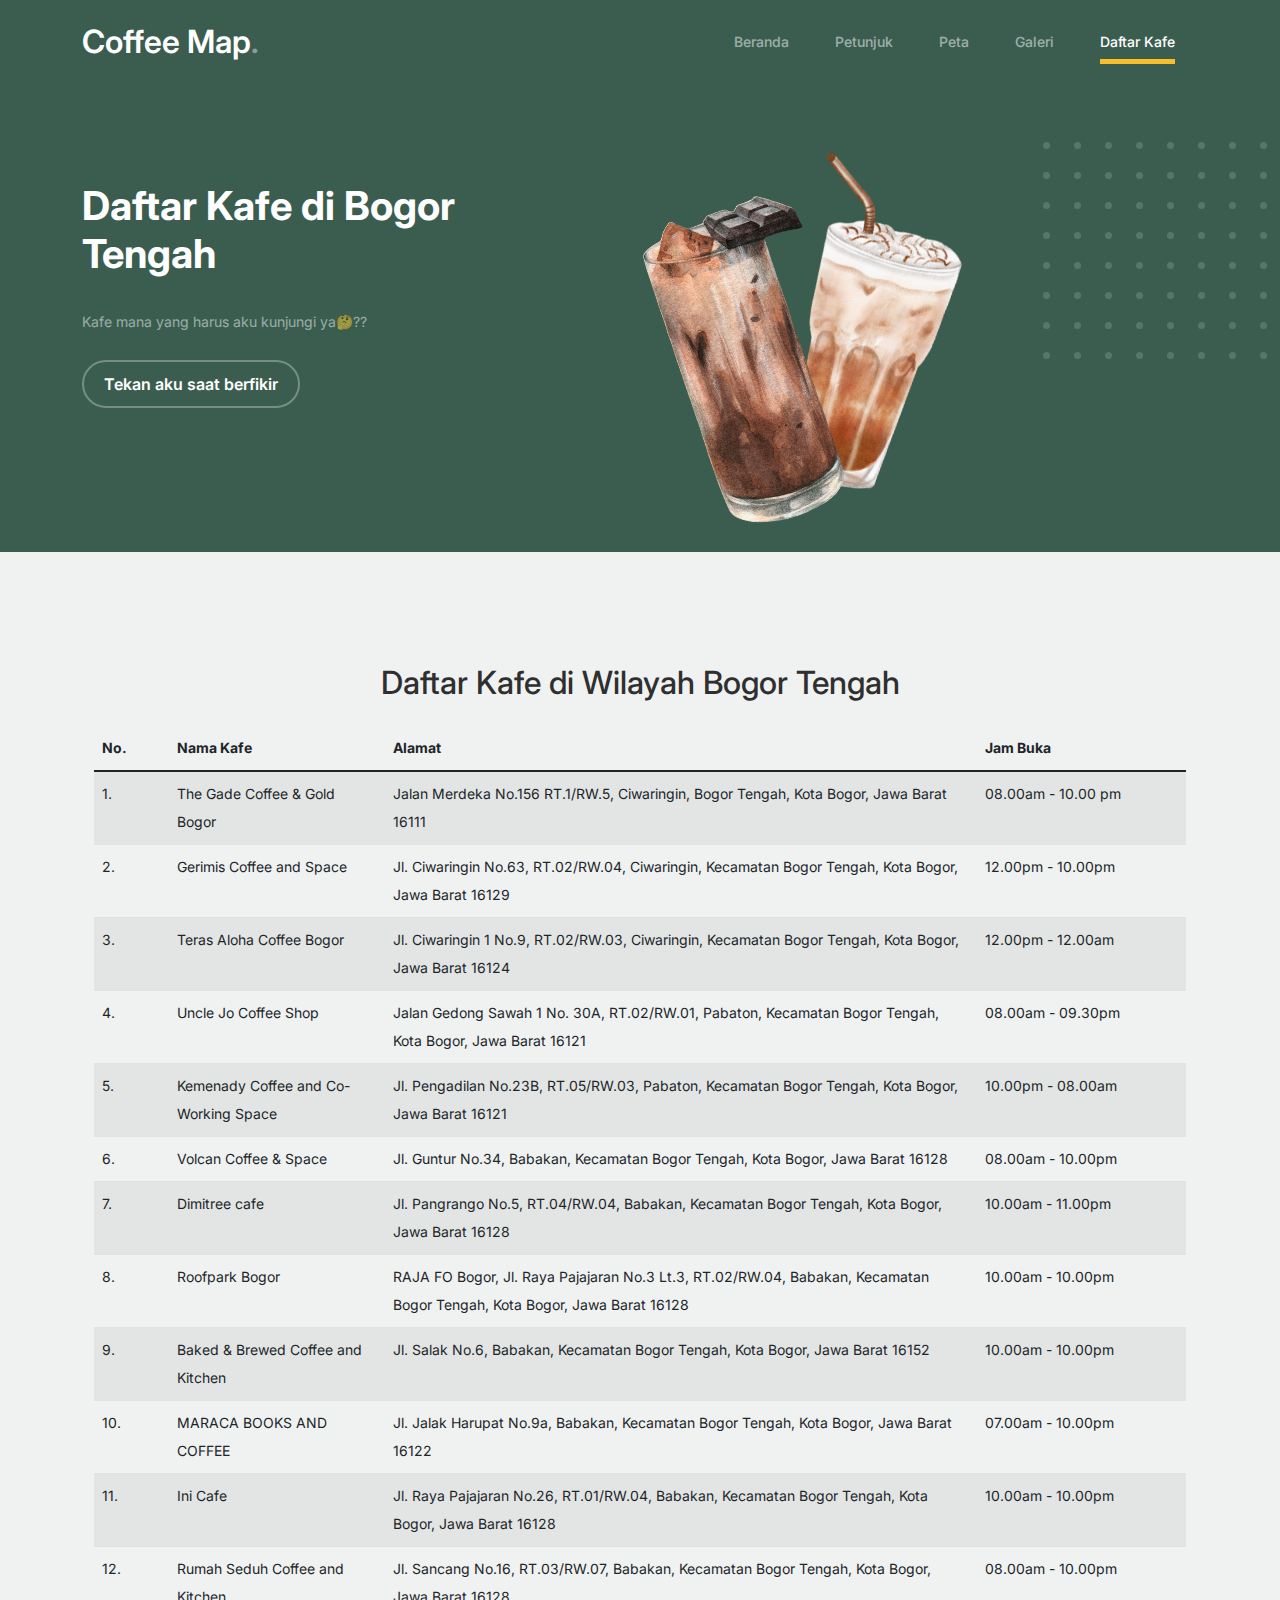
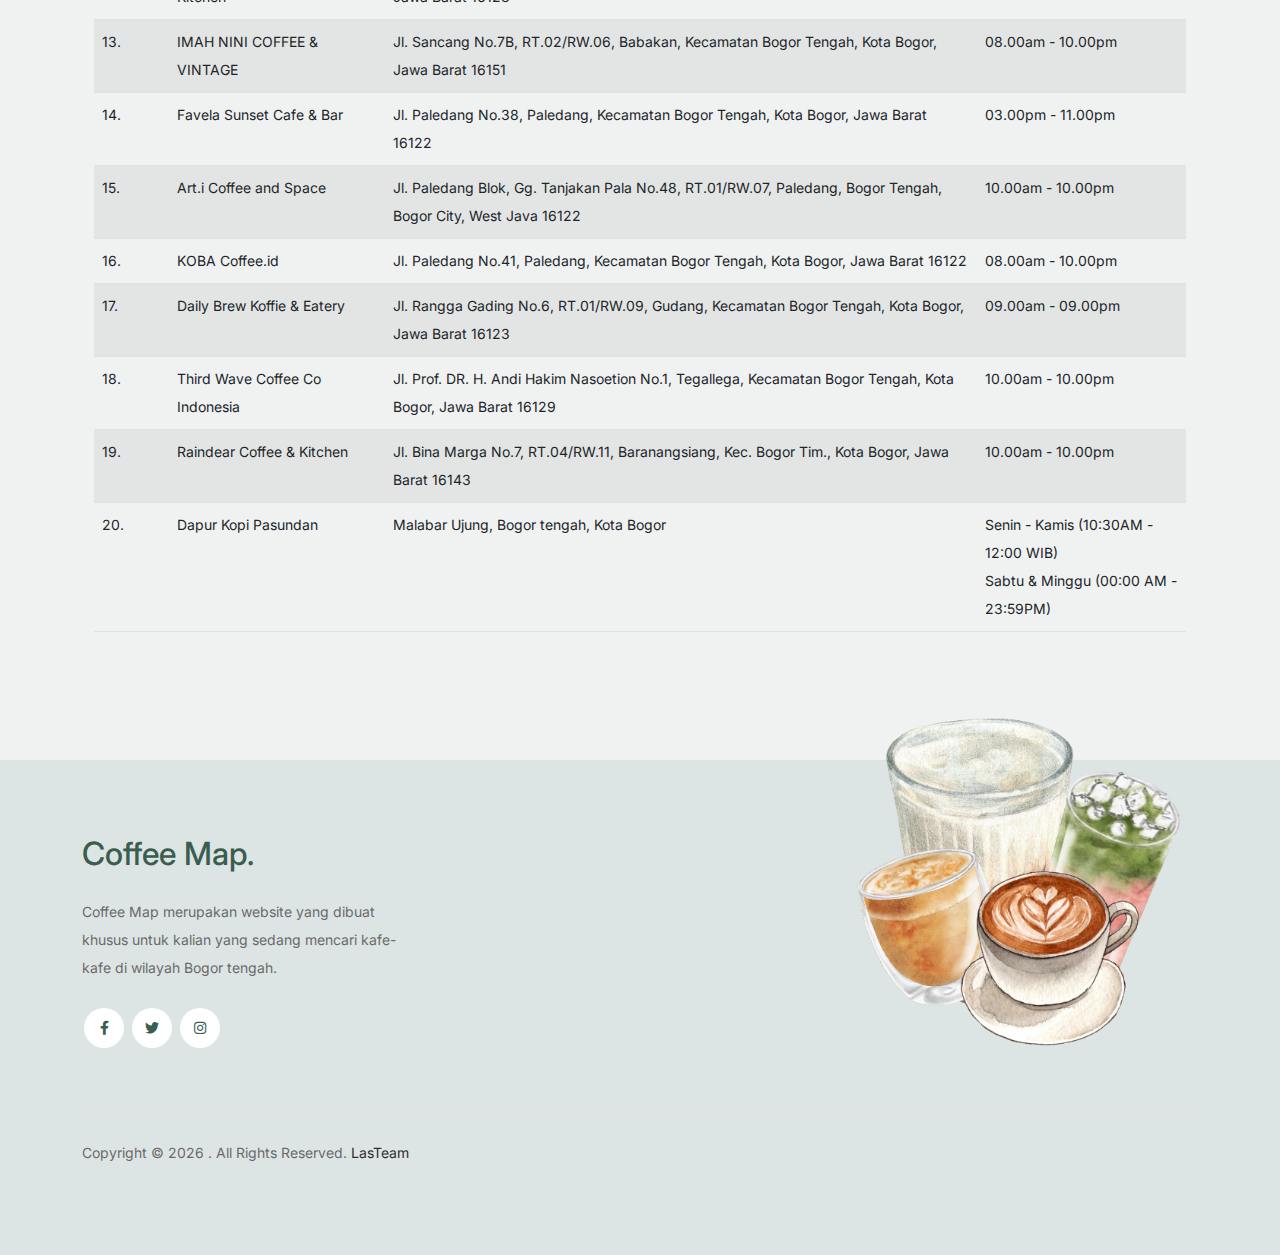
<file: daftarkafe.html>
<!DOCTYPE html>
<html lang="en">
  <head>
    <meta charset="utf-8" />
    <meta http-equiv="X-UA-Compatible" content="IE=edge" />
    <meta
      name="viewport"
      content="initial-scale=1,user-scalable=no,maximum-scale=1,width=device-width"
    />
    <link rel="shortcut icon" href="images/favicon.png" />
    <meta name="author" content="LasTeam" />
    <meta name="mobile-web-app-capable" content="yes" />
    <meta name="apple-mobile-web-app-capable" content="yes" />
    <link rel="stylesheet" href="css/leaflet.css" />
    <link rel="stylesheet" href="css/L.Control.Layers.Tree.css" />
    <link rel="stylesheet" href="css/qgis2web.css" />
    <link rel="stylesheet" href="css/fontawesome-all.min.css" />
    <link rel="stylesheet" href="css/leaflet-search.css" />

    <link
      href="https://cdnjs.cloudflare.com/ajax/libs/font-awesome/6.0.0-beta3/css/all.min.css"
      rel="stylesheet"
    />
    <link href="css/bootstrap.min.css" rel="stylesheet" />
    <link href="css/style.css" rel="stylesheet" />
    <title>Coffee Map</title>

    <style>
      .btn {
        padding: 10px 20px;
        font-size: 16px;
        cursor: pointer;
        border: 2px solid #ffffff;
        background-color: #ffffff;
        color: #ffffff;
      }
    </style>
  </head>
  <body>
    <!-- Start Header/Navigation -->
    <nav
      class="custom-navbar navbar navbar navbar-expand-md navbar-dark bg-dark"
      arial-label="CaffeBot navigation bar"
    >
      <div class="container">
        <a class="navbar-brand" href="#">Coffee Map<span>.</span></a>

        <button
          class="navbar-toggler"
          type="button"
          data-bs-toggle="collapse"
          data-bs-target="#navbarsCaffeBot"
          aria-controls="navbarsCaffeBot"
          aria-expanded="false"
          aria-label="Toggle navigation"
        >
          <span class="navbar-toggler-icon"></span>
        </button>

        <div class="collapse navbar-collapse" id="navbarsCaffeBot">
          <ul class="custom-navbar-nav navbar-nav ms-auto mb-2 mb-md-0">
            <li>
              <a class="nav-link" href="index.html">Beranda</a>
            </li>
            <li><a class="nav-link" href="index.html#carakafe">Petunjuk</a></li>
            <li><a class="nav-link" href="index.html#petakafebgr">Peta</a></li>
            <li><a class="nav-link" href="galeri.html">Galeri</a></li>
            <li class="nav-item active"><a class="nav-link" href="daftarkafe.html">Daftar Kafe</a></li>
          </ul>
        </div>
      </div>
    </nav>
    <!-- End Header/Navigation -->

    <!-- Start Hero Section -->
    <section>
      <div class="hero">
        <div class="container">
          <div class="row justify-content-between">
            <div class="col-lg-5">
              <div class="intro-excerpt">
                <h1>
                  Daftar Kafe di <span clsas="d-block">Bogor Tengah</span>
                </h1>
                <p class="mb-4">Kafe mana yang harus aku kunjungi ya🤔??</p>
                <p>
                  <a href="#carakafe" class="btn btn-white-outline" id="randomNotificationButton" >Tekan aku saat berfikir</a>
                </p>

                <script>
                  function getRandomNotification() {
                    var notifications = [
                      "Bingung ya.... Coba ajak temanmu pergi bersama ke kafe",
                      "Mungkin ini waktunya kamu beristirahat.",
                      "Jaga kesehatan ya, jangan terlalu banyak minum minuman manis, nanti sakit.",
                      "Buka jendela dan hirup udara segar.",
                      "Saatnya bergerak dan melakukan sedikit olahraga.",
                    ];

                    var randomIndex = Math.floor(
                      Math.random() * notifications.length
                    );
                    var randomNotification = notifications[randomIndex];

                    alert(randomNotification);
                  }

                  document
                    .getElementById("randomNotificationButton")
                    .addEventListener("click", getRandomNotification);
                </script>
              </div>
            </div>
            <div class="col-lg-7">
              <div class="hero-img-wrap">
                <img src="images/kopi2.png" class="img-fluid" />
              </div>
            </div>
          </div>
        </div>
      </div>
    </section>
    <!-- End Hero Section -->

    <!-- Data Map -->
    <section>
      <div id="datakafe" class="datamap">
        <div class="container">
          <div class="container">
            <h2 class="mb-4 section-title" style="text-align: center">
              Daftar Kafe di Wilayah Bogor Tengah
            </h2>
            <table class="table table-striped table-hover">
              <thead>
                <tr>
                  <th>No.</th>
                  <th>Nama Kafe</th>
                  <th>Alamat</th>
                  <th>Jam Buka</th>
                </tr>
              </thead>
              <tbody>
                <tr>
                  <td>1.</td>
                  <td>The Gade Coffee & Gold Bogor</td>
                  <td>
                    Jalan Merdeka No.156 RT.1/RW.5, Ciwaringin, Bogor Tengah,
                    Kota Bogor, Jawa Barat 16111
                  </td>
                  <td>08.00am - 10.00 pm</td>
                </tr>
                <tr>
                  <td>2.</td>
                  <td>Gerimis Coffee and Space</td>
                  <td>
                    Jl. Ciwaringin No.63, RT.02/RW.04, Ciwaringin, Kecamatan
                    Bogor Tengah, Kota Bogor, Jawa Barat 16129
                  </td>
                  <td>12.00pm - 10.00pm</td>
                </tr>
                <tr>
                  <td>3.</td>
                  <td>Teras Aloha Coffee Bogor</td>
                  <td>
                    Jl. Ciwaringin 1 No.9, RT.02/RW.03, Ciwaringin, Kecamatan
                    Bogor Tengah, Kota Bogor, Jawa Barat 16124
                  </td>
                  <td>12.00pm - 12.00am</td>
                </tr>
                <tr>
                  <td>4.</td>
                  <td>Uncle Jo Coffee Shop</td>
                  <td>
                    Jalan Gedong Sawah 1 No. 30A, RT.02/RW.01, Pabaton,
                    Kecamatan Bogor Tengah, Kota Bogor, Jawa Barat 16121
                  </td>
                  <td>08.00am - 09.30pm</td>
                </tr>
                <tr>
                  <td>5.</td>
                  <td>Kemenady Coffee and Co-Working Space</td>
                  <td>
                    Jl. Pengadilan No.23B, RT.05/RW.03, Pabaton, Kecamatan Bogor
                    Tengah, Kota Bogor, Jawa Barat 16121
                  </td>
                  <td>10.00pm - 08.00am</td>
                </tr>
                <tr>
                  <td>6.</td>
                  <td>Volcan Coffee & Space</td>
                  <td>
                    Jl. Guntur No.34, Babakan, Kecamatan Bogor Tengah, Kota
                    Bogor, Jawa Barat 16128
                  </td>
                  <td>08.00am - 10.00pm</td>
                </tr>
                <tr>
                  <td>7.</td>
                  <td>Dimitree cafe</td>
                  <td>
                    Jl. Pangrango No.5, RT.04/RW.04, Babakan, Kecamatan Bogor
                    Tengah, Kota Bogor, Jawa Barat 16128
                  </td>
                  <td>10.00am - 11.00pm</td>
                </tr>
                <tr>
                  <td>8.</td>
                  <td>Roofpark Bogor</td>
                  <td>
                    RAJA FO Bogor, Jl. Raya Pajajaran No.3 Lt.3, RT.02/RW.04,
                    Babakan, Kecamatan Bogor Tengah, Kota Bogor, Jawa Barat
                    16128
                  </td>
                  <td>10.00am - 10.00pm</td>
                </tr>
                <tr>
                  <td>9.</td>
                  <td>Baked & Brewed Coffee and Kitchen</td>
                  <td>
                    Jl. Salak No.6, Babakan, Kecamatan Bogor Tengah, Kota Bogor,
                    Jawa Barat 16152
                  </td>
                  <td>10.00am - 10.00pm</td>
                </tr>
                <tr>
                  <td>10.</td>
                  <td>MARACA BOOKS AND COFFEE</td>
                  <td>
                    Jl. Jalak Harupat No.9a, Babakan, Kecamatan Bogor Tengah,
                    Kota Bogor, Jawa Barat 16122
                  </td>
                  <td>07.00am - 10.00pm</td>
                </tr>
                <tr>
                  <td>11.</td>
                  <td>Ini Cafe</td>
                  <td>
                    Jl. Raya Pajajaran No.26, RT.01/RW.04, Babakan, Kecamatan
                    Bogor Tengah, Kota Bogor, Jawa Barat 16128
                  </td>
                  <td>10.00am - 10.00pm</td>
                </tr>
                <tr>
                  <td>12.</td>
                  <td>Rumah Seduh Coffee and Kitchen</td>
                  <td>
                    Jl. Sancang No.16, RT.03/RW.07, Babakan, Kecamatan Bogor
                    Tengah, Kota Bogor, Jawa Barat 16128
                  </td>
                  <td>08.00am - 10.00pm</td>
                </tr>
                <tr>
                  <td>13.</td>
                  <td>IMAH NINI COFFEE & VINTAGE</td>
                  <td>
                    Jl. Sancang No.7B, RT.02/RW.06, Babakan, Kecamatan Bogor
                    Tengah, Kota Bogor, Jawa Barat 16151
                  </td>
                  <td>08.00am - 10.00pm</td>
                </tr>
                <tr>
                  <td>14.</td>
                  <td>Favela Sunset Cafe & Bar</td>
                  <td>
                    Jl. Paledang No.38, Paledang, Kecamatan Bogor Tengah, Kota
                    Bogor, Jawa Barat 16122
                  </td>
                  <td>03.00pm - 11.00pm</td>
                </tr>
                <tr>
                  <td>15.</td>
                  <td>Art.i Coffee and Space</td>
                  <td>
                    Jl. Paledang Blok, Gg. Tanjakan Pala No.48, RT.01/RW.07,
                    Paledang, Bogor Tengah, Bogor City, West Java 16122
                  </td>
                  <td>10.00am - 10.00pm</td>
                </tr>
                <tr>
                  <td>16.</td>
                  <td>KOBA Coffee.id</td>
                  <td>
                    Jl. Paledang No.41, Paledang, Kecamatan Bogor Tengah, Kota
                    Bogor, Jawa Barat 16122
                  </td>
                  <td>08.00am - 10.00pm</td>
                </tr>
                <tr>
                  <td>17.</td>
                  <td>Daily Brew Koffie & Eatery</td>
                  <td>
                    Jl. Rangga Gading No.6, RT.01/RW.09, Gudang, Kecamatan Bogor
                    Tengah, Kota Bogor, Jawa Barat 16123
                  </td>
                  <td>09.00am - 09.00pm</td>
                </tr>
                <tr>
                  <td>18.</td>
                  <td>Third Wave Coffee Co Indonesia</td>
                  <td>
                    Jl. Prof. DR. H. Andi Hakim Nasoetion No.1, Tegallega,
                    Kecamatan Bogor Tengah, Kota Bogor, Jawa Barat 16129
                  </td>
                  <td>10.00am - 10.00pm</td>
                </tr>
                <tr>
                  <td>19.</td>
                  <td>Raindear Coffee & Kitchen</td>
                  <td>
                    Jl. Bina Marga No.7, RT.04/RW.11, Baranangsiang, Kec. Bogor
                    Tim., Kota Bogor, Jawa Barat 16143
                  </td>
                  <td>10.00am - 10.00pm</td>
                </tr>
                <tr>
                  <td>20.</td>
                  <td>Dapur Kopi Pasundan</td>
                  <td>Malabar Ujung, Bogor tengah, Kota Bogor</td>
                  <td>
                    Senin - Kamis (10:30AM - 12:00 WIB)
                    <br />Sabtu & Minggu (00:00 AM - 23:59PM)
                  </td>
                </tr>
              </tbody>
            </table>
          </div>
        </div>
      </div>
    </section>
    <!-- End Data Map -->

    <!-- Start Footer Section -->
    <footer class="footer-section">
      <div class="container relative">
        <div class="sofa-img">
          <img src="images/kopi3.png" alt="Image" class="img-fluid" />
        </div>

        <div class="row g-5 mb-5">
          <div class="col-lg-4">
            <div class="mb-4 footer-logo-wrap">
              <a href="#" class="footer-logo">Coffee Map<span>.</span></a>
            </div>
            <p class="mb-4">
              Coffee Map merupakan website yang dibuat khusus untuk kalian yang
              sedang mencari kafe-kafe di wilayah Bogor tengah.
            </p>
            <i class="bi bi-facebook"></i>

            <ul class="list-unstyled custom-social">
              <li>
                <a href="#"><span class="fa fa-brands fa-facebook-f"></span></a>
              </li>
              <li>
                <a href="#"><span class="fa fa-brands fa-twitter"></span></a>
              </li>
              <li>
                <a href="#"><span class="fa fa-brands fa-instagram"></span></a>
              </li>
            </ul>
          </div>
        </div>

        <div class="border-top copyright">
          <div class="row pt-4">
            <div class="col-lg-6">
              <p class="mb-2 text-center text-lg-start">
                Copyright &copy;
                <script>
                  document.write(new Date().getFullYear());
                </script>
                . All Rights Reserved.
                <a href="#">LasTeam</a>
              </p>
            </div>
          </div>
        </div>
      </div>
    </footer>
    <!-- End Footer Section -->
  </body>
</html>
</file>
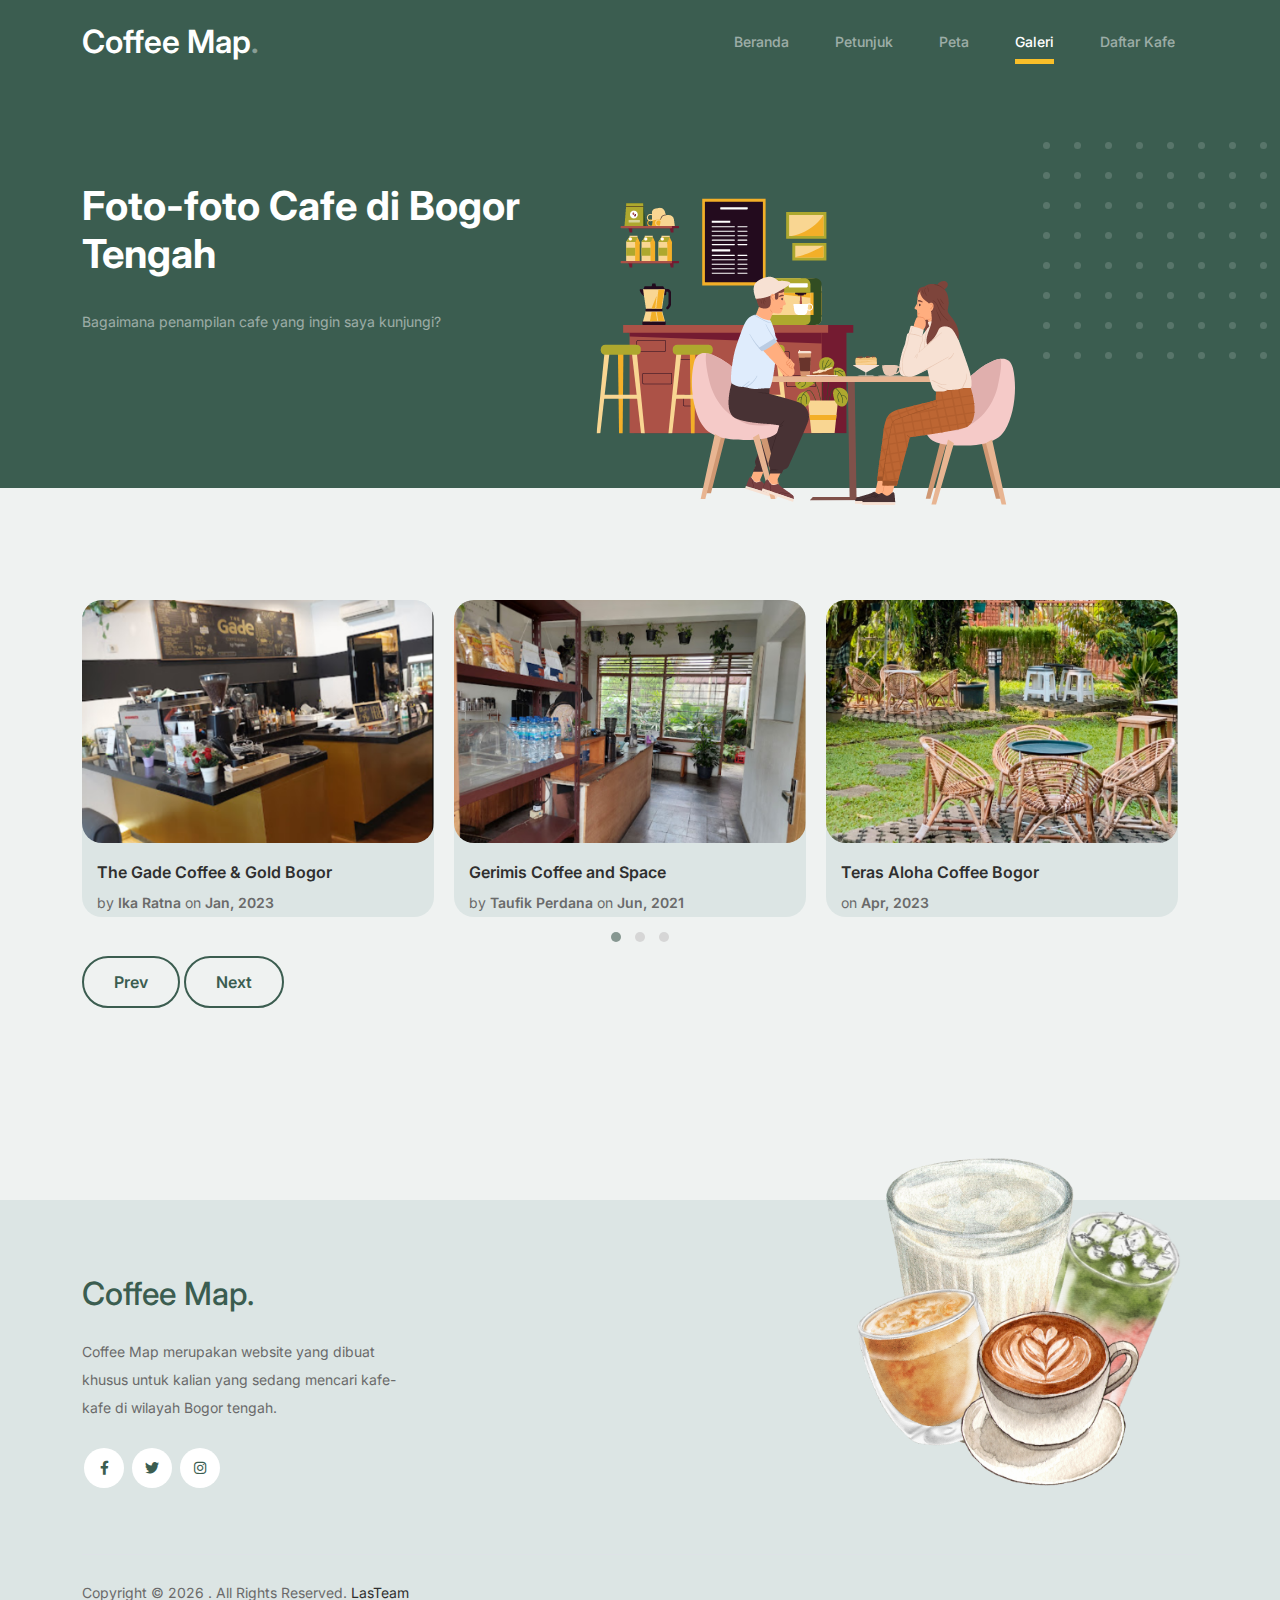
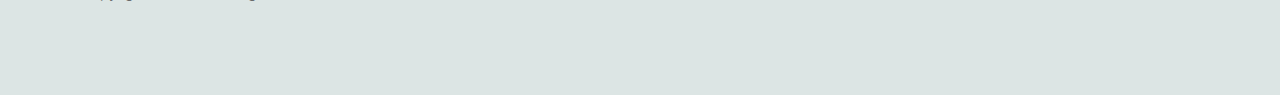
<file: galeri.html>
<!DOCTYPE html>
<html lang="en">
  <head>
    <meta charset="utf-8" />
    <meta http-equiv="X-UA-Compatible" content="IE=edge" />
    <meta
      name="viewport"
      content="initial-scale=1,user-scalable=no,maximum-scale=1,width=device-width"
    />
    <link rel="shortcut icon" href="images/favicon.png" />
    <meta name="author" content="LasTeam" />
    <meta name="mobile-web-app-capable" content="yes" />
    <meta name="apple-mobile-web-app-capable" content="yes" />
    <link rel="stylesheet" href="css/leaflet.css" />
    <link rel="stylesheet" href="css/L.Control.Layers.Tree.css" />
    <link rel="stylesheet" href="css/qgis2web.css" />
    <link rel="stylesheet" href="css/fontawesome-all.min.css" />
    <link rel="stylesheet" href="css/leaflet-search.css" />

    <link
      rel="stylesheet"
      href="https://cdnjs.cloudflare.com/ajax/libs/OwlCarousel2/2.3.4/assets/owl.carousel.min.css"
    />
    <link
      rel="stylesheet"
      href="https://cdnjs.cloudflare.com/ajax/libs/OwlCarousel2/2.3.4/assets/owl.theme.default.min.css"
    />
    <script src="https://cdnjs.cloudflare.com/ajax/libs/jquery/3.6.0/jquery.min.js"></script>
    <script src="https://cdnjs.cloudflare.com/ajax/libs/OwlCarousel2/2.3.4/owl.carousel.min.js"></script>

    <link
      href="https://cdnjs.cloudflare.com/ajax/libs/font-awesome/6.0.0-beta3/css/all.min.css"
      rel="stylesheet"
    />
    <link href="css/bootstrap.min.css" rel="stylesheet" />
    <link href="css/style.css" rel="stylesheet" />
    <title>Coffee Map</title>

    <style>
      .fotokafe {
        background-color: #dce5e4;
        border-radius: 20px;
      }

      .owl-carousel .item {
        margin-right: 20px; /* Atur margin di sini */
      }
    </style>
  </head>
  <body>
    <!-- Start Header/Navigation -->
    <nav
      class="custom-navbar navbar navbar navbar-expand-md navbar-dark bg-dark"
      arial-label="CaffeBot navigation bar"
    >
      <div class="container">
        <a class="navbar-brand" href="#">Coffee Map<span>.</span></a>

        <button
          class="navbar-toggler"
          type="button"
          data-bs-toggle="collapse"
          data-bs-target="#navbarsCaffeBot"
          aria-controls="navbarsCaffeBot"
          aria-expanded="false"
          aria-label="Toggle navigation"
        >
          <span class="navbar-toggler-icon"></span>
        </button>

        <div class="collapse navbar-collapse" id="navbarsCaffeBot">
          <ul class="custom-navbar-nav navbar-nav ms-auto mb-2 mb-md-0">
            <li>
              <a class="nav-link" href="index.html">Beranda</a>
            </li>
            <li><a class="nav-link" href="index.html#carakafe">Petunjuk</a></li>
            <li><a class="nav-link" href="index.html#petakafebgr">Peta</a></li>
            <li class="nav-item active">
              <a class="nav-link" href="galeri.html">Galeri</a>
            </li>
            <li><a class="nav-link" href="daftarkafe.html">Daftar Kafe</a></li>
          </ul>
        </div>
      </div>
    </nav>
    <!-- End Header/Navigation -->

    <!-- Start Hero Section -->
    <section>
      <div class="hero">
        <div class="container">
          <div class="row justify-content-between">
            <div class="col-lg-5">
              <div class="intro-excerpt">
                <h1>
                  Foto-foto Cafe <span clsas="d-block"> di Bogor Tengah</span>
                </h1>
                <p class="mb-4">
                  Bagaimana penampilan cafe yang ingin saya kunjungi?
                </p>
              </div>
            </div>
            <div class="col-lg-7">
              <div class="hero-img-wrap">
                <img src="images/cafe1.png" class="img-fluid" />
              </div>
            </div>
          </div>
        </div>
      </div>
    </section>
    <!-- End Hero Section -->

    <!-- Data Map -->
    <section>
      <div class="blog-section">
        <div class="container">
          <div class="owl-carousel owl-theme">
            <!-- Item 1 -->
            <div class="item">
              <div class="post-entry fotokafe">
                <a class="post-thumbnail">
                  <img
                    src="images/TheGadeCoffee&GoldBogor.png"
                    alt="Image"
                    class="img-fluid"
                  />
                </a>
                <div class="post-content-entry">
                  <h3><a href="#">The Gade Coffee & Gold Bogor</a></h3>
                  <div class="meta">
                    <span>by <a>Ika Ratna</a></span>
                    <span>on <a>Jan, 2023</a></span>
                  </div>
                </div>
              </div>
            </div>
            <!-- Item 2 -->
            <div class="item">
              <div class="post-entry fotokafe">
                <a class="post-thumbnail">
                  <img
                    src="images/GerimisCoffeeandSpace.png"
                    alt="Image"
                    class="img-fluid"
                  />
                </a>
                <div class="post-content-entry">
                  <h3><a href="#">Gerimis Coffee and Space</a></h3>
                  <div class="meta">
                    <span>by <a>Taufik Perdana</a></span>
                    <span>on <a>Jun, 2021</a></span>
                  </div>
                </div>
              </div>
            </div>
            <!-- Item 3 -->
            <div class="item">
              <div class="post-entry fotokafe">
                <a class="post-thumbnail">
                  <img
                    src="images/TerasAlohaCoffeeBogor.png"
                    alt="Image"
                    class="img-fluid"
                  />
                </a>
                <div class="post-content-entry">
                  <h3><a href="#">Teras Aloha Coffee Bogor</a></h3>
                  <div class="meta">
                    <span>on <a>Apr, 2023</a></span>
                  </div>
                </div>
              </div>
            </div>
            <!-- Item 4 -->
            <div class="item">
              <div class="post-entry fotokafe">
                <a class="post-thumbnail">
                  <img
                    src="images/UncleJoKopi-ID.png"
                    alt="Image"
                    class="img-fluid"
                  />
                </a>
                <div class="post-content-entry">
                  <h3><a href="#">Uncle Jo Coffee Shop</a></h3>
                  <div class="meta">
                    <span>by <a>Maria Regina Yulianti</a></span>
                    <span>on <a>Sep, 2023</a></span>
                  </div>
                </div>
              </div>
            </div>
            <!-- Item 5 -->
            <div class="item">
              <div class="post-entry fotokafe">
                <a class="post-thumbnail">
                  <img
                    src="images/KemenadyCoffeeandCo-WorkingSpace.png"
                    alt="Image"
                    class="img-fluid"
                  />
                </a>
                <div class="post-content-entry">
                  <h3><a href="#">Kemenady Coffee and Co-Working Space</a></h3>
                  <div class="meta">
                    <span>by <a>Riza Putranto</a></span>
                    <span>on <a>May, 2017</a></span>
                  </div>
                </div>
              </div>
            </div>
            <!-- Item 6 -->
            <div class="item">
              <div class="post-entry fotokafe">
                <a class="post-thumbnail">
                  <img
                    src="images/VolcanCoffee&Space.png"
                    alt="Image"
                    class="img-fluid"
                  />
                </a>
                <div class="post-content-entry">
                  <h3><a href="#">Volcan Coffee & Space</a></h3>
                  <div class="meta">
                    <span>by <a>Ari Ariani</a></span>
                    <span>on <a>Feb, 2023</a></span>
                  </div>
                </div>
              </div>
            </div>
            <!-- Duplicate items for demonstration -->
            <!-- Duplicate Item 4 -->
            <div class="item">
              <div class="post-entry fotokafe">
                <a class="post-thumbnail">
                  <img
                    src="images/UncleJoKopi-ID.png"
                    alt="Image"
                    class="img-fluid"
                  />
                </a>
                <div class="post-content-entry">
                  <h3><a href="#">Uncle Jo Coffee Shop</a></h3>
                  <div class="meta">
                    <span>by <a>Maria Regina Yulianti</a></span>
                    <span>on <a>Sep, 2023</a></span>
                  </div>
                </div>
              </div>
            </div>
            <!-- Duplicate Item 5 -->
            <div class="item">
              <div class="post-entry fotokafe">
                <a class="post-thumbnail">
                  <img
                    src="images/KemenadyCoffeeandCo-WorkingSpace.png"
                    alt="Image"
                    class="img-fluid"
                  />
                </a>
                <div class="post-content-entry">
                  <h3><a href="#">Kemenady Coffee and Co-Working Space</a></h3>
                  <div class="meta">
                    <span>by <a>Riza Putranto</a></span>
                    <span>on <a>May, 2017</a></span>
                  </div>
                </div>
              </div>
            </div>
            <!-- Duplicate Item 6 -->
            <div class="item">
              <div class="post-entry fotokafe">
                <a class="post-thumbnail">
                  <img
                    src="images/VolcanCoffee&Space.png"
                    alt="Image"
                    class="img-fluid"
                  />
                </a>
                <div class="post-content-entry">
                  <h3><a href="#">Volcan Coffee & Space</a></h3>
                  <div class="meta">
                    <span>by <a>Ari Ariani</a></span>
                    <span>on <a>Feb, 2023</a></span>
                  </div>
                </div>
              </div>
            </div>
          </div>

          <button class="btn btn-green-outline btnprev">Prev</button>
          <button class="btn btn-green-outline btnnext">Next</button>

          <script>
            $(document).ready(function () {
              var owl = $(".owl-carousel");
              owl.owlCarousel();

              // Tombol custom
              $(".btnnext").click(function () {
                owl.trigger("next.owl.carousel");
              });
              $(".btnprev").click(function () {
                owl.trigger("prev.owl.carousel", [300]);
              });
            });
          </script>
        </div>

        <script>
          $(document).ready(function () {
            $(".owl-carousel").owlCarousel({
              items: 3,
              loop: true,
              margin: 20,
              nav: true,
              responsive: {
                0: {
                  items: 1,
                },
                600: {
                  items: 2,
                },
                1000: {
                  items: 3,
                },
              },
            });
          });
        </script>
      </div>
    </section>
    <!-- End Data Map -->

    <!-- Start Footer Section -->
    <footer class="footer-section">
      <div class="container relative">
        <div class="sofa-img">
          <img src="images/kopi3.png" alt="Image" class="img-fluid" />
        </div>

        <div class="row g-5 mb-5">
          <div class="col-lg-4">
            <div class="mb-4 footer-logo-wrap">
              <a href="#" class="footer-logo">Coffee Map<span>.</span></a>
            </div>
            <p class="mb-4">
              Coffee Map merupakan website yang dibuat khusus untuk kalian yang
              sedang mencari kafe-kafe di wilayah Bogor tengah.
            </p>
            <i class="bi bi-facebook"></i>

            <ul class="list-unstyled custom-social">
              <li>
                <a href="#"><span class="fa fa-brands fa-facebook-f"></span></a>
              </li>
              <li>
                <a href="#"><span class="fa fa-brands fa-twitter"></span></a>
              </li>
              <li>
                <a href="#"><span class="fa fa-brands fa-instagram"></span></a>
              </li>
            </ul>
          </div>
        </div>

        <div class="border-top copyright">
          <div class="row pt-4">
            <div class="col-lg-6">
              <p class="mb-2 text-center text-lg-start">
                Copyright &copy;
                <script>
                  document.write(new Date().getFullYear());
                </script>
                . All Rights Reserved.
                <a href="#">LasTeam</a>
              </p>
            </div>
          </div>
        </div>
      </div>
    </footer>
    <!-- End Footer Section -->
  </body>
</html>
</file>
<file: css/leaflet.css>
/* required styles */

.leaflet-pane,
.leaflet-tile,
.leaflet-marker-icon,
.leaflet-marker-shadow,
.leaflet-tile-container,
.leaflet-pane > svg,
.leaflet-pane > canvas,
.leaflet-zoom-box,
.leaflet-image-layer,
.leaflet-layer {
	position: absolute;
	left: 0;
	top: 0;
	}
.leaflet-container {
	overflow: hidden;
	}
.leaflet-tile,
.leaflet-marker-icon,
.leaflet-marker-shadow {
	-webkit-user-select: none;
	   -moz-user-select: none;
	        user-select: none;
	  -webkit-user-drag: none;
	}
/* Prevents IE11 from highlighting tiles in blue */
.leaflet-tile::selection {
	background: transparent;
}
/* Safari renders non-retina tile on retina better with this, but Chrome is worse */
.leaflet-safari .leaflet-tile {
	image-rendering: -webkit-optimize-contrast;
	}
/* hack that prevents hw layers "stretching" when loading new tiles */
.leaflet-safari .leaflet-tile-container {
	width: 1600px;
	height: 1600px;
	-webkit-transform-origin: 0 0;
	}
.leaflet-marker-icon,
.leaflet-marker-shadow {
	display: block;
	}
/* .leaflet-container svg: reset svg max-width decleration shipped in Joomla! (joomla.org) 3.x */
/* .leaflet-container img: map is broken in FF if you have max-width: 100% on tiles */
.leaflet-container .leaflet-overlay-pane svg,
.leaflet-container .leaflet-marker-pane img,
.leaflet-container .leaflet-shadow-pane img,
.leaflet-container .leaflet-tile-pane img,
.leaflet-container img.leaflet-image-layer,
.leaflet-container .leaflet-tile {
	max-width: none !important;
	max-height: none !important;
	}

.leaflet-container.leaflet-touch-zoom {
	-ms-touch-action: pan-x pan-y;
	touch-action: pan-x pan-y;
	}
.leaflet-container.leaflet-touch-drag {
	-ms-touch-action: pinch-zoom;
	/* Fallback for FF which doesn't support pinch-zoom */
	touch-action: none;
	touch-action: pinch-zoom;
}
.leaflet-container.leaflet-touch-drag.leaflet-touch-zoom {
	-ms-touch-action: none;
	touch-action: none;
}
.leaflet-container {
	-webkit-tap-highlight-color: transparent;
}
.leaflet-container a {
	-webkit-tap-highlight-color: rgba(51, 181, 229, 0.4);
}
.leaflet-tile {
	filter: inherit;
	visibility: hidden;
	}
.leaflet-tile-loaded {
	visibility: inherit;
	}
.leaflet-zoom-box {
	width: 0;
	height: 0;
	-moz-box-sizing: border-box;
	     box-sizing: border-box;
	z-index: 800;
	}
/* workaround for https://bugzilla.mozilla.org/show_bug.cgi?id=888319 */
.leaflet-overlay-pane svg {
	-moz-user-select: none;
	}

.leaflet-pane         { z-index: 400; }

.leaflet-tile-pane    { z-index: 200; }
.leaflet-overlay-pane { z-index: 400; }
.leaflet-shadow-pane  { z-index: 500; }
.leaflet-marker-pane  { z-index: 600; }
.leaflet-tooltip-pane   { z-index: 650; }
.leaflet-popup-pane   { z-index: 700; }

.leaflet-map-pane canvas { z-index: 100; }
.leaflet-map-pane svg    { z-index: 200; }

.leaflet-vml-shape {
	width: 1px;
	height: 1px;
	}
.lvml {
	behavior: url(#default#VML);
	display: inline-block;
	position: absolute;
	}


/* control positioning */

.leaflet-control {
	position: relative;
	z-index: 800;
	pointer-events: visiblePainted; /* IE 9-10 doesn't have auto */
	pointer-events: auto;
	}
.leaflet-top,
.leaflet-bottom {
	position: absolute;
	z-index: 1000;
	pointer-events: none;
	}
.leaflet-top {
	top: 0;
	}
.leaflet-right {
	right: 0;
	}
.leaflet-bottom {
	bottom: 0;
	}
.leaflet-left {
	left: 0;
	}
.leaflet-control {
	float: left;
	clear: both;
	}
.leaflet-right .leaflet-control {
	float: right;
	}
.leaflet-top .leaflet-control {
	margin-top: 10px;
	}
.leaflet-bottom .leaflet-control {
	margin-bottom: 10px;
	}
.leaflet-left .leaflet-control {
	margin-left: 10px;
	}
.leaflet-right .leaflet-control {
	margin-right: 10px;
	}


/* zoom and fade animations */

.leaflet-fade-anim .leaflet-tile {
	will-change: opacity;
	}
.leaflet-fade-anim .leaflet-popup {
	opacity: 0;
	-webkit-transition: opacity 0.2s linear;
	   -moz-transition: opacity 0.2s linear;
	        transition: opacity 0.2s linear;
	}
.leaflet-fade-anim .leaflet-map-pane .leaflet-popup {
	opacity: 1;
	}
.leaflet-zoom-animated {
	-webkit-transform-origin: 0 0;
	    -ms-transform-origin: 0 0;
	        transform-origin: 0 0;
	}
.leaflet-zoom-anim .leaflet-zoom-animated {
	will-change: transform;
	}
.leaflet-zoom-anim .leaflet-zoom-animated {
	-webkit-transition: -webkit-transform 0.25s cubic-bezier(0,0,0.25,1);
	   -moz-transition:    -moz-transform 0.25s cubic-bezier(0,0,0.25,1);
	        transition:         transform 0.25s cubic-bezier(0,0,0.25,1);
	}
.leaflet-zoom-anim .leaflet-tile,
.leaflet-pan-anim .leaflet-tile {
	-webkit-transition: none;
	   -moz-transition: none;
	        transition: none;
	}

.leaflet-zoom-anim .leaflet-zoom-hide {
	visibility: hidden;
	}


/* cursors */

.leaflet-interactive {
	cursor: pointer;
	}
.leaflet-grab {
	cursor: -webkit-grab;
	cursor:    -moz-grab;
	cursor:         grab;
	}
.leaflet-crosshair,
.leaflet-crosshair .leaflet-interactive {
	cursor: crosshair;
	}
.leaflet-popup-pane,
.leaflet-control {
	cursor: auto;
	}
.leaflet-dragging .leaflet-grab,
.leaflet-dragging .leaflet-grab .leaflet-interactive,
.leaflet-dragging .leaflet-marker-draggable {
	cursor: move;
	cursor: -webkit-grabbing;
	cursor:    -moz-grabbing;
	cursor:         grabbing;
	}

/* marker & overlays interactivity */
.leaflet-marker-icon,
.leaflet-marker-shadow,
.leaflet-image-layer,
.leaflet-pane > svg path,
.leaflet-tile-container {
	pointer-events: none;
	}

.leaflet-marker-icon.leaflet-interactive,
.leaflet-image-layer.leaflet-interactive,
.leaflet-pane > svg path.leaflet-interactive,
svg.leaflet-image-layer.leaflet-interactive path {
	pointer-events: visiblePainted; /* IE 9-10 doesn't have auto */
	pointer-events: auto;
	}

/* visual tweaks */

.leaflet-container {
	background: #ddd;
	outline: 0;
	}
.leaflet-container a {
	color: #0078A8;
	}
.leaflet-container a.leaflet-active {
	outline: 2px solid orange;
	}
.leaflet-zoom-box {
	border: 2px dotted #38f;
	background: rgba(255,255,255,0.5);
	}


/* general typography */
.leaflet-container {
	font: 12px/1.5 "Helvetica Neue", Arial, Helvetica, sans-serif;
	}


/* general toolbar styles */

.leaflet-bar {
	box-shadow: 0 1px 5px rgba(0,0,0,0.65);
	border-radius: 4px;
	}
.leaflet-bar a,
.leaflet-bar a:hover {
	background-color: #fff;
	border-bottom: 1px solid #ccc;
	width: 26px;
	height: 26px;
	line-height: 26px;
	display: block;
	text-align: center;
	text-decoration: none;
	color: black;
	}
.leaflet-bar a,
.leaflet-control-layers-toggle {
	background-position: 50% 50%;
	background-repeat: no-repeat;
	display: block;
	}
.leaflet-bar a:hover {
	background-color: #f4f4f4;
	}
.leaflet-bar a:first-child {
	border-top-left-radius: 4px;
	border-top-right-radius: 4px;
	}
.leaflet-bar a:last-child {
	border-bottom-left-radius: 4px;
	border-bottom-right-radius: 4px;
	border-bottom: none;
	}
.leaflet-bar a.leaflet-disabled {
	cursor: default;
	background-color: #f4f4f4;
	color: #bbb;
	}

.leaflet-touch .leaflet-bar a {
	width: 30px;
	height: 30px;
	line-height: 30px;
	}
.leaflet-touch .leaflet-bar a:first-child {
	border-top-left-radius: 2px;
	border-top-right-radius: 2px;
	}
.leaflet-touch .leaflet-bar a:last-child {
	border-bottom-left-radius: 2px;
	border-bottom-right-radius: 2px;
	}

/* zoom control */

.leaflet-control-zoom-in,
.leaflet-control-zoom-out {
	font: bold 18px 'Lucida Console', Monaco, monospace;
	text-indent: 1px;
	}

.leaflet-touch .leaflet-control-zoom-in, .leaflet-touch .leaflet-control-zoom-out  {
	font-size: 22px;
	}


/* layers control */

.leaflet-control-layers {
	box-shadow: 0 1px 5px rgba(0,0,0,0.4);
	background: #fff;
	border-radius: 5px;
	}
.leaflet-control-layers-toggle {
	background-image: url(images/layers.png);
	width: 36px;
	height: 36px;
	}
.leaflet-retina .leaflet-control-layers-toggle {
	background-image: url(images/layers-2x.png);
	background-size: 26px 26px;
	}
.leaflet-touch .leaflet-control-layers-toggle {
	width: 44px;
	height: 44px;
	}
.leaflet-control-layers .leaflet-control-layers-list,
.leaflet-control-layers-expanded .leaflet-control-layers-toggle {
	display: none;
	}
.leaflet-control-layers-expanded .leaflet-control-layers-list {
	display: block;
	position: relative;
	}
.leaflet-control-layers-expanded {
	padding: 6px 10px 6px 6px;
	color: #333;
	background: #fff;
	}
.leaflet-control-layers-scrollbar {
	overflow-y: scroll;
	overflow-x: hidden;
	padding-right: 5px;
	}
.leaflet-control-layers-selector {
	margin-top: 2px;
	position: relative;
	top: 1px;
	}
.leaflet-control-layers label {
	display: block;
	}
.leaflet-control-layers-separator {
	height: 0;
	border-top: 1px solid #ddd;
	margin: 5px -10px 5px -6px;
	}

/* Default icon URLs */
.leaflet-default-icon-path {
	background-image: url(images/marker-icon.png);
	}


/* attribution and scale controls */

.leaflet-container .leaflet-control-attribution {
	background: #fff;
	background: rgba(255, 255, 255, 0.7);
	margin: 0;
	}
.leaflet-control-attribution,
.leaflet-control-scale-line {
	padding: 0 5px;
	color: #333;
	}
.leaflet-control-attribution a {
	text-decoration: none;
	}
.leaflet-control-attribution a:hover {
	text-decoration: underline;
	}
.leaflet-container .leaflet-control-attribution,
.leaflet-container .leaflet-control-scale {
	font-size: 11px;
	}
.leaflet-left .leaflet-control-scale {
	margin-left: 5px;
	}
.leaflet-bottom .leaflet-control-scale {
	margin-bottom: 5px;
	}
.leaflet-control-scale-line {
	border: 2px solid #777;
	border-top: none;
	line-height: 1.1;
	padding: 2px 5px 1px;
	font-size: 11px;
	white-space: nowrap;
	overflow: hidden;
	-moz-box-sizing: border-box;
	     box-sizing: border-box;

	background: #fff;
	background: rgba(255, 255, 255, 0.5);
	}
.leaflet-control-scale-line:not(:first-child) {
	border-top: 2px solid #777;
	border-bottom: none;
	margin-top: -2px;
	}
.leaflet-control-scale-line:not(:first-child):not(:last-child) {
	border-bottom: 2px solid #777;
	}

.leaflet-touch .leaflet-control-attribution,
.leaflet-touch .leaflet-control-layers,
.leaflet-touch .leaflet-bar {
	box-shadow: none;
	}
.leaflet-touch .leaflet-control-layers,
.leaflet-touch .leaflet-bar {
	border: 2px solid rgba(0,0,0,0.2);
	background-clip: padding-box;
	}


/* popup */

.leaflet-popup {
	position: absolute;
	text-align: center;
	margin-bottom: 20px;
	}
.leaflet-popup-content-wrapper {
	padding: 1px;
	text-align: left;
	border-radius: 12px;
	}
.leaflet-popup-content {
	margin: 13px 19px;
	line-height: 1.4;
	}
.leaflet-popup-content p {
	margin: 18px 0;
	}
.leaflet-popup-tip-container {
	width: 40px;
	height: 20px;
	position: absolute;
	left: 50%;
	margin-left: -20px;
	overflow: hidden;
	pointer-events: none;
	}
.leaflet-popup-tip {
	width: 17px;
	height: 17px;
	padding: 1px;

	margin: -10px auto 0;

	-webkit-transform: rotate(45deg);
	   -moz-transform: rotate(45deg);
	    -ms-transform: rotate(45deg);
	        transform: rotate(45deg);
	}
.leaflet-popup-content-wrapper,
.leaflet-popup-tip {
	background: white;
	color: #333;
	box-shadow: 0 3px 14px rgba(0,0,0,0.4);
	}
.leaflet-container a.leaflet-popup-close-button {
	position: absolute;
	top: 0;
	right: 0;
	padding: 4px 4px 0 0;
	border: none;
	text-align: center;
	width: 18px;
	height: 14px;
	font: 16px/14px Tahoma, Verdana, sans-serif;
	color: #c3c3c3;
	text-decoration: none;
	font-weight: bold;
	background: transparent;
	}
.leaflet-container a.leaflet-popup-close-button:hover {
	color: #999;
	}
.leaflet-popup-scrolled {
	overflow: auto;
	border-bottom: 1px solid #ddd;
	border-top: 1px solid #ddd;
	}

.leaflet-oldie .leaflet-popup-content-wrapper {
	-ms-zoom: 1;
	}
.leaflet-oldie .leaflet-popup-tip {
	width: 24px;
	margin: 0 auto;

	-ms-filter: "progid:DXImageTransform.Microsoft.Matrix(M11=0.70710678, M12=0.70710678, M21=-0.70710678, M22=0.70710678)";
	filter: progid:DXImageTransform.Microsoft.Matrix(M11=0.70710678, M12=0.70710678, M21=-0.70710678, M22=0.70710678);
	}
.leaflet-oldie .leaflet-popup-tip-container {
	margin-top: -1px;
	}

.leaflet-oldie .leaflet-control-zoom,
.leaflet-oldie .leaflet-control-layers,
.leaflet-oldie .leaflet-popup-content-wrapper,
.leaflet-oldie .leaflet-popup-tip {
	border: 1px solid #999;
	}


/* div icon */

.leaflet-div-icon {
	background: #fff;
	border: 1px solid #666;
	}


/* Tooltip */
/* Base styles for the element that has a tooltip */
.leaflet-tooltip {
	position: absolute;
	padding: 6px;
	background-color: #fff;
	border: 1px solid #fff;
	border-radius: 3px;
	color: #222;
	white-space: nowrap;
	-webkit-user-select: none;
	-moz-user-select: none;
	-ms-user-select: none;
	user-select: none;
	pointer-events: none;
	box-shadow: 0 1px 3px rgba(0,0,0,0.4);
	}
.leaflet-tooltip.leaflet-clickable {
	cursor: pointer;
	pointer-events: auto;
	}
.leaflet-tooltip-top:before,
.leaflet-tooltip-bottom:before,
.leaflet-tooltip-left:before,
.leaflet-tooltip-right:before {
	position: absolute;
	pointer-events: none;
	border: 6px solid transparent;
	background: transparent;
	content: "";
	}

/* Directions */

.leaflet-tooltip-bottom {
	margin-top: 6px;
}
.leaflet-tooltip-top {
	margin-top: -6px;
}
.leaflet-tooltip-bottom:before,
.leaflet-tooltip-top:before {
	left: 50%;
	margin-left: -6px;
	}
.leaflet-tooltip-top:before {
	bottom: 0;
	margin-bottom: -12px;
	border-top-color: #fff;
	}
.leaflet-tooltip-bottom:before {
	top: 0;
	margin-top: -12px;
	margin-left: -6px;
	border-bottom-color: #fff;
	}
.leaflet-tooltip-left {
	margin-left: -6px;
}
.leaflet-tooltip-right {
	margin-left: 6px;
}
.leaflet-tooltip-left:before,
.leaflet-tooltip-right:before {
	top: 50%;
	margin-top: -6px;
	}
.leaflet-tooltip-left:before {
	right: 0;
	margin-right: -12px;
	border-left-color: #fff;
	}
.leaflet-tooltip-right:before {
	left: 0;
	margin-left: -12px;
	border-right-color: #fff;
	}
</file>
<file: css/L.Control.Layers.Tree.css>
.leaflet-control-layers-toggle.leaflet-layerstree-named-toggle {
    margin: 2px 5px;
    width: auto;
    height: auto;
    background-image: none;
}

.leaflet-control-layers-list{
	font: 13px / 1.7 "Helvetica Neue", Arial, Helvetica, sans-serif;
}

.leaflet-layerstree-node {
}

.leaflet-layerstree-header input{
    margin-left: 0px;
}


.leaflet-layerstree-header {
}

.leaflet-layerstree-header-pointer {
    cursor: pointer;
}

.leaflet-layerstree-header label {
    display: inline-block;
    cursor: pointer;
}

.leaflet-layerstree-header-label {
}

.leaflet-layerstree-header-name {
	padding-left: 2px;
}

.leaflet-layerstree-header-space {
}

.leaflet-layerstree-children {
    padding-left: 20px;
}

.leaflet-layerstree-children-nopad {
    padding-left: 0px;
}

.leaflet-layerstree-closed {
}

.leaflet-layerstree-opened {
}

.leaflet-layerstree-hide {
    display: none;
}

.leaflet-layerstree-nevershow {
    display: none;
}

.leaflet-layerstree-expand-collapse {
    cursor: pointer;
}
</file>
<file: css/qgis2web.css>
#map {
            background-color: #ffffff
        }
        th {
            text-align: left;
            vertical-align: top;
        }
        .info {
            padding: 6px 8px;
            font: 14px/16px Arial, Helvetica, sans-serif;
            background: white;
            background: rgba(255,255,255,0.8);
            box-shadow: 0 0 15px rgba(0,0,0,0.2);
            border-radius: 5px;
        }
        .info h2 {
            margin: 0 0 5px;
            color: #777;
        }
        .leaflet-container {
            background: #fff;
            padding-right: 10px;
        }
        .leaflet-popup-scrolled {
            width:auto!important;
            height: auto!important;
            overflow: auto;
            max-height: 70vw;
            max-width: 70vw;
            border-bottom: unset!important;
            border-top: unset!important;
        }
        .leaflet-popup-content{
            max-height: 70vw;
            max-width: 70vw;
            overflow: auto;
        }
        th {
            min-width: 75px;
        }
        td {
            min-width: 75px;
        }
        td img {
            max-height: 50vw;
            max-width: 50vw;
        }
        .leaflet-tooltip {
            background: none;
            box-shadow: none;
            border: none;
        }
        .leaflet-tooltip-left:before, .leaflet-tooltip-right:before {
            border: 0px;
        }
        }
        .fa, .leaflet-container, a {
            color: #000000 !important;
        }
        .leaflet-control-zoom-in, .leaflet-control-zoom-out,
        .leaflet-control-locate a,
        .leaflet-touch .leaflet-control-geocoder-icon,
        .leaflet-control-search .search-button,
         .leaflet-control-measure {
            background-color: #f8f8f8 !important;
            border-radius: 0px !important;
            color: #000000 !important;
        }
        .abstract {
            font: bold 18px 'Lucida Console', Monaco, monospace;
            text-indent: 1px;
            background-color: #f8f8f8 !important;
            width: 30px !important;
            color: #000000 !important;
            height: 30px !important;
            text-align: center !important;
            line-height: 30px !important;
        }
        .abstractUncollapsed {
            padding: 6px 8px;
            font: 12px/1.5 "Helvetica Neue", Arial, Helvetica, sans-serif;
            background-color:#f8f8f8 !important;
            color: #000000 !important;
            box-shadow: 0 0 15px rgba(0,0,0,0.2);
            border-radius: 5px;
            max-width: 40%;
        }
        .leaflet-touch .leaflet-control-layers,
        .leaflet-touch .leaflet-bar,
        .leaflet-control-search,
        .leaflet-control-measure {
            border: 3px solid rgba(255,255,255,.4) !important;
        }
        .leaflet-control-attribution a {
            color: #0078A8 !important;
        }
        .leaflet-control-scale-line {
            border: 2px solid #f8f8f8 !important;
            border-top: none !important;
            color: black !important;
        }
        .leaflet-control-search .search-button,
        .leaflet-container .leaflet-control-search,
        .leaflet-control-measure {
            box-shadow: none !important;
        }
        .leaflet-control-search .search-button {
            width: 30px !important;
            height: 30px !important;
            font-size: 13px !important;
            text-align: center !important;
            line-height: 30px !important;
        }
        .leaflet-control-measure .leaflet-control {
            width: 30px !important;
            height: 30px !important;
        }
        .leaflet-container .leaflet-control-search{
            background: none !important;
        }
        .leaflet-control-search .search-input {
            margin: 0px 0px 0px 0px !important;
            height: 30px !important;
        }
        .leaflet-control-measure {
            background: none!important;
            border-radius: 4px !important;
        }
        .leaflet-control-measure .leaflet-control-measure-interaction {
            background-color: #f8f8f8 !important;
        }
        .leaflet-touch .leaflet-control-measure
        .leaflet-control-measure-toggle,
        .leaflet-touch .leaflet-control-measure
        .leaflet-control-measure-toggle:hover {
            width: 30px !important;
            height: 30px !important;
            border-radius: 0px !important;
            background-color: #f8f8f8 !important;
            color: #000000 !important;
            font-size: 13px;
            line-height: 30px;
            text-align: center;
            text-indent: 0%;
        }
        .leaflet-control-layers-toggle {
            background-color: #f8f8f8 !important;
        }
        .leaflet-overlay-pane {
            z-index: 550;
        }
        .leaflet-popup-pane {
            z-index: 700;
        }
</file>
<file: css/leaflet-search.css>
/* 
 * Leaflet Control Search v2.7.0 - 2016-09-13 
 * 
 * Copyright 2016 Stefano Cudini 
 * stefano.cudini@gmail.com 
 * http://labs.easyblog.it/ 
 * 
 * Licensed under the MIT license. 
 * 
 * Demo: 
 * http://labs.easyblog.it/maps/leaflet-search/ 
 * 
 * Source: 
 * git@github.com:stefanocudini/leaflet-search.git 
 * 
 */

.leaflet-container .leaflet-control-search{position:relative;float:left;background:#fff;color:#1978cf;-moz-border-radius:4px;-webkit-border-radius:4px;border-radius:4px;background-color:rgba(255,255,255,.8);z-index:1000;box-shadow:0 1px 7px rgba(0,0,0,.65);margin-left:10px;margin-top:10px}.leaflet-control-search.search-exp{box-shadow:0 1px 7px #999;background:#fff}.leaflet-control-search .search-input{display:block;float:left;background:#fff;border:1px solid #666;border-radius:2px;height:18px;padding:0 18px 0 2px;margin:3px 0 3px 3px}.leaflet-control-search.search-load .search-input{background:url(../images/loader.gif) no-repeat center right #fff}.leaflet-control-search.search-load .search-cancel{visibility:hidden}.leaflet-control-search .search-cancel{display:block;width:22px;height:18px;position:absolute;right:22px;margin:3px 0;//background:url(../images/search-icon.png) no-repeat 0 -46px;text-decoration:none;filter:alpha(opacity=80);opacity:.8}.leaflet-control-search .search-cancel:hover{filter:alpha(opacity=100);opacity:1}.leaflet-control-search .search-cancel span{display:none;font-size:18px;line-height:20px;color:#ccc;font-weight:700}.leaflet-control-search .search-cancel:hover span{color:#aaa}.leaflet-control-search .search-button{display:block;float:left;width:26px;height:26px;//background:url(../images/search-icon.png) no-repeat 2px 2px #fff;border-radius:4px}.leaflet-control-search .search-button:hover{//background:url(../images/search-icon.png) no-repeat 2px -22px #fafafa}.leaflet-control-search .search-tooltip{position:absolute;top:100%;left:0;float:left;list-style:none;padding-left:0;min-width:120px;max-height:122px;box-shadow:1px 1px 6px rgba(0,0,0,.4);background-color:rgba(0,0,0,.25);z-index:1010;overflow-y:auto;overflow-x:hidden;cursor:pointer}.leaflet-control-search .search-tip{margin:2px;padding:2px 4px;display:block;color:#000;background:#eee;border-radius:.25em;text-decoration:none;white-space:nowrap;vertical-align:center}.leaflet-control-search .search-button:hover{background-color:#f4f4f4}.leaflet-control-search .search-tip-select,.leaflet-control-search .search-tip:hover{background-color:#fff}.leaflet-control-search .search-alert{cursor:pointer;clear:both;font-size:.75em;margin-bottom:5px;padding:0 .25em;color:#e00;font-weight:700;border-radius:.25em}
</file>
<file: css/style.css>
/*
* Template Name: UntreeStore
* Template Author: Untree.co
* Author URI: https://untree.co/
* License: https://creativecommons.org/licenses/by/3.0/
*/
@import url("https://fonts.googleapis.com/css2?family=Inter:wght@400;500;600;700;800&display=swap");
body {
  overflow-x: hidden;
  position: relative;
}

body {
  font-family: "Inter", sans-serif;
  font-weight: 400;
  line-height: 28px;
  color: #6a6a6a;
  font-size: 14px;
  background-color: #eff2f1;
}

a {
  text-decoration: none;
  -webkit-transition: 0.3s all ease;
  -o-transition: 0.3s all ease;
  transition: 0.3s all ease;
  color: #2f2f2f;
  text-decoration: underline;
}
a:hover {
  color: #2f2f2f;
  text-decoration: none;
}
a.more {
  font-weight: 600;
}

.custom-navbar {
  background: #3b5d50 !important;
  padding-top: 20px;
  padding-bottom: 20px;
}
.custom-navbar .navbar-brand {
  font-size: 32px;
  font-weight: 600;
}
.custom-navbar .navbar-brand > span {
  opacity: 0.4;
}
.custom-navbar .navbar-toggler {
  border-color: transparent;
}
.custom-navbar .navbar-toggler:active,
.custom-navbar .navbar-toggler:focus {
  -webkit-box-shadow: none;
  box-shadow: none;
  outline: none;
}
@media (min-width: 992px) {
  .custom-navbar .custom-navbar-nav li {
    margin-left: 15px;
    margin-right: 15px;
  }
}
.custom-navbar .custom-navbar-nav li a {
  font-weight: 500;
  color: #ffffff !important;
  opacity: 0.5;
  -webkit-transition: 0.3s all ease;
  -o-transition: 0.3s all ease;
  transition: 0.3s all ease;
  position: relative;
}
@media (min-width: 768px) {
  .custom-navbar .custom-navbar-nav li a:before {
    content: "";
    position: absolute;
    bottom: 0;
    left: 8px;
    right: 8px;
    background: #f9bf29;
    height: 5px;
    opacity: 1;
    visibility: visible;
    width: 0;
    -webkit-transition: 0.15s all ease-out;
    -o-transition: 0.15s all ease-out;
    transition: 0.15s all ease-out;
  }
}
.custom-navbar .custom-navbar-nav li a:hover {
  opacity: 1;
}
.custom-navbar .custom-navbar-nav li a:hover:before {
  width: calc(100% - 16px);
}
.custom-navbar .custom-navbar-nav li.active a {
  opacity: 1;
}
.custom-navbar .custom-navbar-nav li.active a:before {
  width: calc(100% - 16px);
}
.custom-navbar .custom-navbar-cta {
  margin-left: 0 !important;
  -webkit-box-orient: horizontal;
  -webkit-box-direction: normal;
  -ms-flex-direction: row;
  flex-direction: row;
}
@media (min-width: 768px) {
  .custom-navbar .custom-navbar-cta {
    margin-left: 40px !important;
  }
}
.custom-navbar .custom-navbar-cta li {
  margin-left: 0px;
  margin-right: 0px;
}
.custom-navbar .custom-navbar-cta li:first-child {
  margin-right: 20px;
}

.hero {
  background: #3b5d50;
  padding: calc(4rem - 30px) 0 0rem 0;
}
@media (min-width: 768px) {
  .hero {
    padding: calc(4rem - 30px) 0 4rem 0;
  }
}
@media (min-width: 992px) {
  .hero {
    padding: calc(8rem - 30px) 0 8rem 0;
  }
}
.hero .intro-excerpt {
  position: relative;
  z-index: 4;
}
@media (min-width: 992px) {
  .hero .intro-excerpt {
    max-width: 450px;
  }
}
.hero h1 {
  font-weight: 700;
  color: #ffffff;
  margin-bottom: 30px;
}
@media (min-width: 1400px) {
  .hero h1 {
    font-size: 54px;
  }
}
.hero p {
  color: rgba(255, 255, 255, 0.5);
  margin-botom: 30px;
}
.hero .hero-img-wrap {
  position: relative;
}
.hero .hero-img-wrap img {
  position: relative;
  top: 0px;
  right: 0px;
  z-index: 2;
  max-width: 780px;
  left: -20px;
}
@media (min-width: 768px) {
  .hero .hero-img-wrap img {
    right: 0px;
    left: -100px;
  }
}
@media (min-width: 992px) {
  .hero .hero-img-wrap img {
    left: 0px;
    top: -80px;
    position: absolute;
    right: -50px;
  }
}
@media (min-width: 1200px) {
  .hero .hero-img-wrap img {
    left: 0px;
    top: -80px;
    right: -100px;
  }
}
.hero .hero-img-wrap:after {
  content: "";
  position: absolute;
  width: 255px;
  height: 217px;
  background-image: url("../images/dots-light.svg");
  background-size: contain;
  background-repeat: no-repeat;
  right: -100px;
  top: -0px;
}
@media (min-width: 1200px) {
  .hero .hero-img-wrap:after {
    top: -40px;
  }
}

.btn {
  font-weight: 600;
  padding: 12px 30px;
  border-radius: 30px;
  color: #ffffff;
  background: #2f2f2f;
  border-color: #2f2f2f;
}
.btn:hover {
  color: #ffffff;
  background: #222222;
  border-color: #222222;
}
.btn:active,
.btn:focus {
  outline: none !important;
  -webkit-box-shadow: none;
  box-shadow: none;
}
.btn.btn-primary {
  background: #3b5d50;
  border-color: #3b5d50;
}
.btn.btn-primary:hover {
  background: #314d43;
  border-color: #314d43;
}
.btn.btn-secondary {
  color: #2f2f2f;
  background: #f9bf29;
  border-color: #f9bf29;
}
.btn.btn-secondary:hover {
  background: #f8b810;
  border-color: #f8b810;
}
.btn.btn-white-outline {
  background: transparent;
  border-width: 2px;
  border-color: rgba(255, 255, 255, 0.3);
}
.btn.btn-white-outline:hover {
  border-color: white;
  color: #ffffff;
}
.btn.btn-green-outline {
  background: transparent;
  border-width: 2px;
  border-color: #3b5d50;
  color: #3b5d50;
}
.btn.btn-green-outline:hover {
  border-color: #488972;
  color: #488972;
}

.section-title {
  color: #2f2f2f;
}

.caraguna {
  padding: 7rem 0;
}
.caraguna .iconfungsi {
  text-align: center;
  text-decoration: none;
  display: block;
  position: relative;
  padding-bottom: 50px;
  cursor: pointer;
}
.caraguna .iconfungsi .product-thumbnail {
  margin-bottom: 30px;
  position: relative;
  top: 0;
  -webkit-transition: 0.3s all ease;
  -o-transition: 0.3s all ease;
  transition: 0.3s all ease;
}
.caraguna .iconfungsi h3 {
  font-weight: 600;
  font-size: 16px;
}
.caraguna .iconfungsi strong {
  font-weight: 800 !important;
  font-size: 18px !important;
}
.caraguna .iconfungsi h3,
.caraguna .iconfungsi strong {
  color: #2f2f2f;
  text-decoration: none;
}
.caraguna .iconfungsi .icon-cross {
  position: absolute;
  width: 35px;
  height: 35px;
  display: inline-block;
  background: #2f2f2f;
  bottom: 15px;
  left: 50%;
  -webkit-transform: translateX(-50%);
  -ms-transform: translateX(-50%);
  transform: translateX(-50%);
  margin-bottom: -17.5px;
  border-radius: 50%;
  opacity: 0;
  visibility: hidden;
  -webkit-transition: 0.3s all ease;
  -o-transition: 0.3s all ease;
  transition: 0.3s all ease;
}
.caraguna .iconfungsi .icon-cross img {
  position: absolute;
  left: 50%;
  top: 50%;
  -webkit-transform: translate(-50%, -50%);
  -ms-transform: translate(-50%, -50%);
  transform: translate(-50%, -50%);
}
.caraguna .iconfungsi:before {
  bottom: 0;
  left: 0;
  right: 0;
  position: absolute;
  content: "";
  background: #dce5e4;
  height: 0%;
  z-index: -1;
  border-radius: 10px;
  -webkit-transition: 0.3s all ease;
  -o-transition: 0.3s all ease;
  transition: 0.3s all ease;
}
.caraguna .iconfungsi:hover .product-thumbnail {
  top: -25px;
}
.caraguna .iconfungsi:hover .icon-cross {
  bottom: 0;
  opacity: 1;
  visibility: visible;
}
.caraguna .iconfungsi:hover:before {
  height: 70%;
}

.mapkafe {
  padding: 7rem 0;
}
.mapkafe .img-wrap {
  position: relative;
}
.mapkafe .img-wrap:before {
  position: absolute;
  content: "";
  width: 255px;
  height: 217px;
  background-image: url("../images/dots-yellow.svg");
  background-repeat: no-repeat;
  background-size: contain;
  -webkit-transform: translate(-40%, -40%);
  -ms-transform: translate(-40%, -40%);
  transform: translate(-40%, -40%);
  z-index: -1;
}
.mapkafe .img-wrap img {
  border-radius: 20px;
}

.feature {
  margin-bottom: 30px;
}
.feature .icon {
  display: inline-block;
  position: relative;
  margin-bottom: 20px;
}
.feature .icon:before {
  content: "";
  width: 33px;
  height: 33px;
  position: absolute;
  background: rgba(59, 93, 80, 0.2);
  border-radius: 50%;
  right: -8px;
  bottom: 0;
}
.feature h3 {
  font-size: 14px;
  color: #2f2f2f;
}
.feature p {
  font-size: 14px;
  line-height: 22px;
  color: #6a6a6a;
}

.datamap {
  padding: 7rem 0;
}
.datamap .imgs-grid {
  display: -ms-grid;
  display: grid;
  -ms-grid-columns: (1fr) [];
  grid-template-columns: repeat(27, 1fr);
  position: relative;
}

.datamap .imgs-grid:before {
  position: absolute;
  content: "";
  width: 255px;
  height: 217px;
  background-image: url("../images/dots-green.svg");
  background-size: contain;
  background-repeat: no-repeat;
  -webkit-transform: translate(-40%, -40%);
  -ms-transform: translate(-40%, -40%);
  transform: translate(-40%, -40%);
  z-index: -1;
}
.datamap .imgs-grid .grid {
  position: relative;
}
.datamap .imgs-grid .grid img {
  border-radius: 20px;
  max-width: 100%;
}
.datamap .imgs-grid .grid.grid-1 {
  -ms-grid-column: 1;
  -ms-grid-column-span: 18;
  grid-column: 1 / span 18;
  -ms-grid-row: 1;
  -ms-grid-row-span: 27;
  grid-row: 1 / span 27;
}
.datamap .imgs-grid .grid.grid-2 {
  -ms-grid-column: 19;
  -ms-grid-column-span: 27;
  grid-column: 19 / span 27;
  -ms-grid-row: 1;
  -ms-grid-row-span: 5;
  grid-row: 1 / span 5;
  padding-left: 20px;
}
.datamap .imgs-grid .grid.grid-3 {
  -ms-grid-column: 14;
  -ms-grid-column-span: 16;
  grid-column: 14 / span 16;
  -ms-grid-row: 6;
  -ms-grid-row-span: 27;
  grid-row: 6 / span 27;
  padding-top: 20px;
}

.custom-list {
  width: 100%;
}
.custom-list li {
  display: inline-block;
  width: calc(50% - 20px);
  margin-bottom: 12px;
  line-height: 1.5;
  position: relative;
  padding-left: 20px;
}
.custom-list li:before {
  content: "";
  width: 8px;
  height: 8px;
  border-radius: 50%;
  border: 2px solid #3b5d50;
  position: absolute;
  left: 0;
  top: 8px;
}

.petakafe {
  padding: 0 0 7rem 0;
  background-color: #ffffff;
}
.petakafe .iconfungsi-sm h3 {
  font-size: 14px;
  font-weight: 700;
  color: #2f2f2f;
}
.petakafe .iconfungsi-sm a {
  text-decoration: none;
  color: #2f2f2f;
  -webkit-transition: 0.3s all ease;
  -o-transition: 0.3s all ease;
  transition: 0.3s all ease;
}
.petakafe .iconfungsi-sm a:hover {
  color: rgba(47, 47, 47, 0.5);
}
.petakafe .iconfungsi-sm p {
  line-height: 1.4;
  margin-bottom: 10px;
  font-size: 14px;
}
.petakafe .iconfungsi-sm .thumbnail {
  margin-right: 10px;
  -webkit-box-flex: 0;
  -ms-flex: 0 0 120px;
  flex: 0 0 120px;
  position: relative;
}
.petakafe .iconfungsi-sm .thumbnail:before {
  content: "";
  position: absolute;
  border-radius: 20px;
  background: #dce5e4;
  width: 98px;
  height: 98px;
  top: 50%;
  left: 50%;
  -webkit-transform: translate(-50%, -50%);
  -ms-transform: translate(-50%, -50%);
  transform: translate(-50%, -50%);
  z-index: -1;
}

.before-footer-section {
  padding: 7rem 0 12rem 0 !important;
}

.blog-section {
  padding: 7rem 0 12rem 0;
}
.blog-section .post-entry a {
  text-decoration: none;
}
.blog-section .post-entry .post-thumbnail {
  display: block;
  margin-bottom: 20px;
}
.blog-section .post-entry .post-thumbnail img {
  border-radius: 20px;
  -webkit-transition: 0.3s all ease;
  -o-transition: 0.3s all ease;
  transition: 0.3s all ease;
}
.blog-section .post-entry .post-content-entry {
  padding-left: 15px;
  padding-right: 15px;
}
.blog-section .post-entry .post-content-entry h3 {
  font-size: 16px;
  margin-bottom: 0;
  font-weight: 600;
  margin-bottom: 7px;
}
.blog-section .post-entry .post-content-entry .meta {
  font-size: 14px;
}
.blog-section .post-entry .post-content-entry .meta a {
  font-weight: 600;
}
.blog-section .post-entry:hover .post-thumbnail img,
.blog-section .post-entry:focus .post-thumbnail img {
  opacity: 0.7;
}

.footer-section {
  padding: 80px 0;
  background: #dce5e4;
}
.footer-section .relative {
  position: relative;
}
.footer-section a {
  text-decoration: none;
  color: #2f2f2f;
  -webkit-transition: 0.3s all ease;
  -o-transition: 0.3s all ease;
  transition: 0.3s all ease;
}
.footer-section a:hover {
  color: rgba(47, 47, 47, 0.5);
}
.footer-section .subscription-form {
  margin-bottom: 40px;
  position: relative;
  z-index: 2;
  margin-top: 100px;
}
@media (min-width: 992px) {
  .footer-section .subscription-form {
    margin-top: 0px;
    margin-bottom: 80px;
  }
}
.footer-section .subscription-form h3 {
  font-size: 18px;
  font-weight: 500;
  color: #3b5d50;
}
.footer-section .subscription-form .form-control {
  height: 50px;
  border-radius: 10px;
  font-family: "Inter", sans-serif;
}
.footer-section .subscription-form .form-control:active,
.footer-section .subscription-form .form-control:focus {
  outline: none;
  -webkit-box-shadow: none;
  box-shadow: none;
  border-color: #3b5d50;
  -webkit-box-shadow: 0 1px 4px 0 rgba(0, 0, 0, 0.2);
  box-shadow: 0 1px 4px 0 rgba(0, 0, 0, 0.2);
}
.footer-section .subscription-form .form-control::-webkit-input-placeholder {
  font-size: 14px;
}
.footer-section .subscription-form .form-control::-moz-placeholder {
  font-size: 14px;
}
.footer-section .subscription-form .form-control:-ms-input-placeholder {
  font-size: 14px;
}
.footer-section .subscription-form .form-control:-moz-placeholder {
  font-size: 14px;
}
.footer-section .subscription-form .btn {
  border-radius: 10px !important;
}
.footer-section .sofa-img {
  position: absolute;
  top: -100px;
  z-index: 1;
  right: 0;
}
.footer-section .sofa-img img {
  max-width: 380px;
}
.footer-section .links-wrap {
  margin-top: 0px;
}
@media (min-width: 992px) {
  .footer-section .links-wrap {
    margin-top: 54px;
  }
}
.footer-section .links-wrap ul li {
  margin-bottom: 10px;
}
.footer-section .footer-logo-wrap .footer-logo {
  font-size: 32px;
  font-weight: 500;
  text-decoration: none;
  color: #3b5d50;
}
.footer-section .custom-social li {
  margin: 2px;
  display: inline-block;
}
.footer-section .custom-social li a {
  width: 40px;
  height: 40px;
  text-align: center;
  line-height: 40px;
  display: inline-block;
  background: #ffffff;
  color: #3b5d50;
  border-radius: 50%;
}
.footer-section .custom-social li a:hover {
  background: #3b5d50;
  color: #ffffff;
}
.footer-section .border-top {
  border-color: #dce5e4;
}
.footer-section .border-top.copyright {
  font-size: 14px !important;
}

.untree_co-section {
  padding: 7rem 0;
}

.form-control {
  height: 50px;
  border-radius: 10px;
  font-family: "Inter", sans-serif;
}
.form-control:active,
.form-control:focus {
  outline: none;
  -webkit-box-shadow: none;
  box-shadow: none;
  border-color: #3b5d50;
  -webkit-box-shadow: 0 1px 4px 0 rgba(0, 0, 0, 0.2);
  box-shadow: 0 1px 4px 0 rgba(0, 0, 0, 0.2);
}
.form-control::-webkit-input-placeholder {
  font-size: 14px;
}
.form-control::-moz-placeholder {
  font-size: 14px;
}
.form-control:-ms-input-placeholder {
  font-size: 14px;
}
.form-control:-moz-placeholder {
  font-size: 14px;
}

.service {
  line-height: 1.5;
}
.service .service-icon {
  border-radius: 10px;
  -webkit-box-flex: 0;
  -ms-flex: 0 0 50px;
  flex: 0 0 50px;
  height: 50px;
  line-height: 50px;
  text-align: center;
  background: #3b5d50;
  margin-right: 20px;
  color: #ffffff;
}

textarea {
  height: auto !important;
}

.site-blocks-table {
  overflow: auto;
}
.site-blocks-table .product-thumbnail {
  width: 200px;
}
.site-blocks-table .btn {
  padding: 2px 10px;
}
.site-blocks-table thead th {
  padding: 30px;
  text-align: center;
  border-width: 0px !important;
  vertical-align: middle;
  color: rgba(0, 0, 0, 0.8);
  font-size: 18px;
}
.site-blocks-table td {
  padding: 20px;
  text-align: center;
  vertical-align: middle;
  color: rgba(0, 0, 0, 0.8);
}
.site-blocks-table tbody tr:first-child td {
  border-top: 1px solid #3b5d50 !important;
}
.site-blocks-table .btn {
  background: none !important;
  color: #000000;
  border: none;
  height: auto !important;
}

.site-block-order-table th {
  border-top: none !important;
  border-bottom-width: 1px !important;
}

.site-block-order-table td,
.site-block-order-table th {
  color: #000000;
}

.couponcode-wrap input {
  border-radius: 10px !important;
}

.text-primary {
  color: #3b5d50 !important;
}

.thankyou-icon {
  position: relative;
  color: #3b5d50;
}
.thankyou-icon:before {
  position: absolute;
  content: "";
  width: 50px;
  height: 50px;
  border-radius: 50%;
  background: rgba(59, 93, 80, 0.2);
}
</file>
